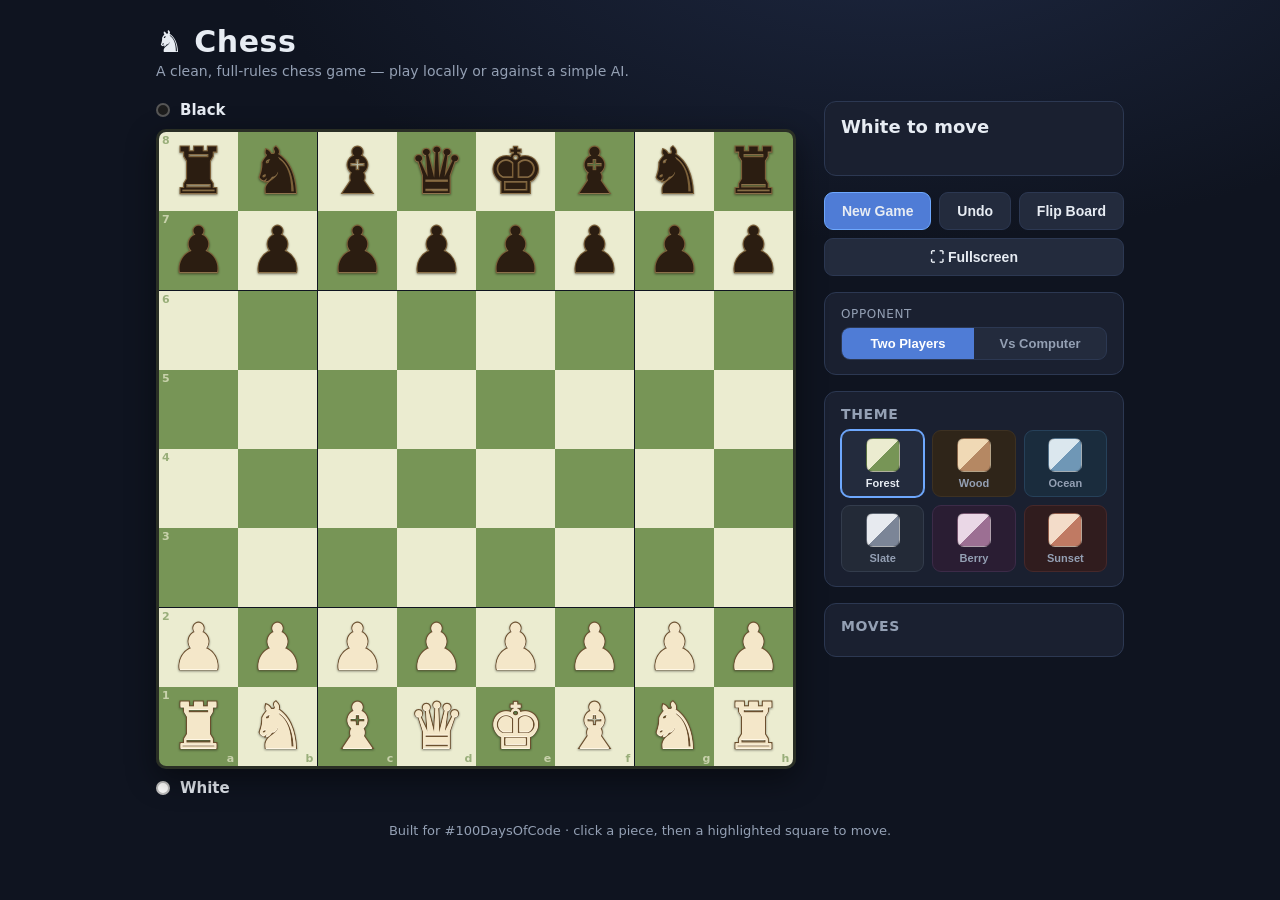
<file: chess/index.html>
<!DOCTYPE html>
<html lang="en">
<head>
<meta charset="UTF-8" />
<meta name="viewport" content="width=device-width, initial-scale=1.0, viewport-fit=cover, maximum-scale=1.0" />
<title>Chess</title>
<meta name="description" content="A clean, full-rules chess game with an AI opponent. Works offline and installs as an app." />

<!-- PWA -->
<link rel="manifest" href="manifest.webmanifest" />
<meta name="theme-color" content="#0f1420" />

<!-- iOS / mobile web app -->
<meta name="mobile-web-app-capable" content="yes" />
<meta name="apple-mobile-web-app-capable" content="yes" />
<meta name="apple-mobile-web-app-status-bar-style" content="black-translucent" />
<meta name="apple-mobile-web-app-title" content="Chess" />

<link rel="icon" href="icon.svg" />
<link rel="icon" type="image/png" sizes="192x192" href="icon-192.png" />
<link rel="apple-touch-icon" href="apple-touch-icon.png" />
<link rel="stylesheet" href="style.css" />
</head>
<body>
  <div class="app">
    <header class="topbar">
      <h1>♞ Chess</h1>
      <p class="tagline">A clean, full-rules chess game — play locally or against a simple AI.</p>
    </header>

    <main class="layout">
      <section class="board-area">
        <div class="player-tag" id="topPlayer">
          <span class="dot black"></span>
          <span class="name">Black</span>
          <span class="captured" id="capturedByWhite"></span>
        </div>

        <div class="board-wrap">
          <div id="board" class="board" role="grid" aria-label="Chess board"></div>
          <div id="promotion" class="promotion hidden" role="dialog" aria-label="Choose promotion piece"></div>
        </div>

        <div class="player-tag" id="bottomPlayer">
          <span class="dot white"></span>
          <span class="name">White</span>
          <span class="captured" id="capturedByBlack"></span>
        </div>
      </section>

      <aside class="sidebar">
        <div class="status-card">
          <div class="turn" id="turnLabel">White to move</div>
          <div class="message" id="message"></div>
        </div>

        <div class="controls">
          <button id="newGameBtn" class="btn primary">New Game</button>
          <button id="undoBtn" class="btn">Undo</button>
          <button id="flipBtn" class="btn">Flip Board</button>
          <button id="fullscreenBtn" class="btn" aria-label="Toggle fullscreen">⛶ Fullscreen</button>
        </div>

        <div class="mode">
          <label class="mode-label">Opponent</label>
          <div class="segmented" id="modeToggle">
            <button data-mode="human" class="seg active">Two Players</button>
            <button data-mode="ai" class="seg">Vs Computer</button>
          </div>
          <div class="ai-options hidden" id="aiOptions">
            <label class="mode-label">Computer plays</label>
            <div class="segmented" id="aiColorToggle">
              <button data-color="b" class="seg active">Black</button>
              <button data-color="w" class="seg">White</button>
            </div>
            <label class="mode-label">Difficulty</label>
            <div class="segmented" id="aiLevelToggle">
              <button data-level="1" class="seg">Easy</button>
              <button data-level="2" class="seg active">Medium</button>
              <button data-level="3" class="seg">Hard</button>
            </div>
          </div>
        </div>

        <div class="theme-card">
          <h2>Theme</h2>
          <div class="theme-grid" id="themePicker"></div>
        </div>

        <div class="history-card">
          <h2>Moves</h2>
          <ol id="moveList" class="move-list"></ol>
        </div>
      </aside>
    </main>

    <footer class="footer">
      <span>Built for #100DaysOfCode · click a piece, then a highlighted square to move.</span>
    </footer>
  </div>

  <script src="chess.js"></script>
  <script src="ai.js"></script>
  <script src="app.js"></script>
</body>
</html>
</file>
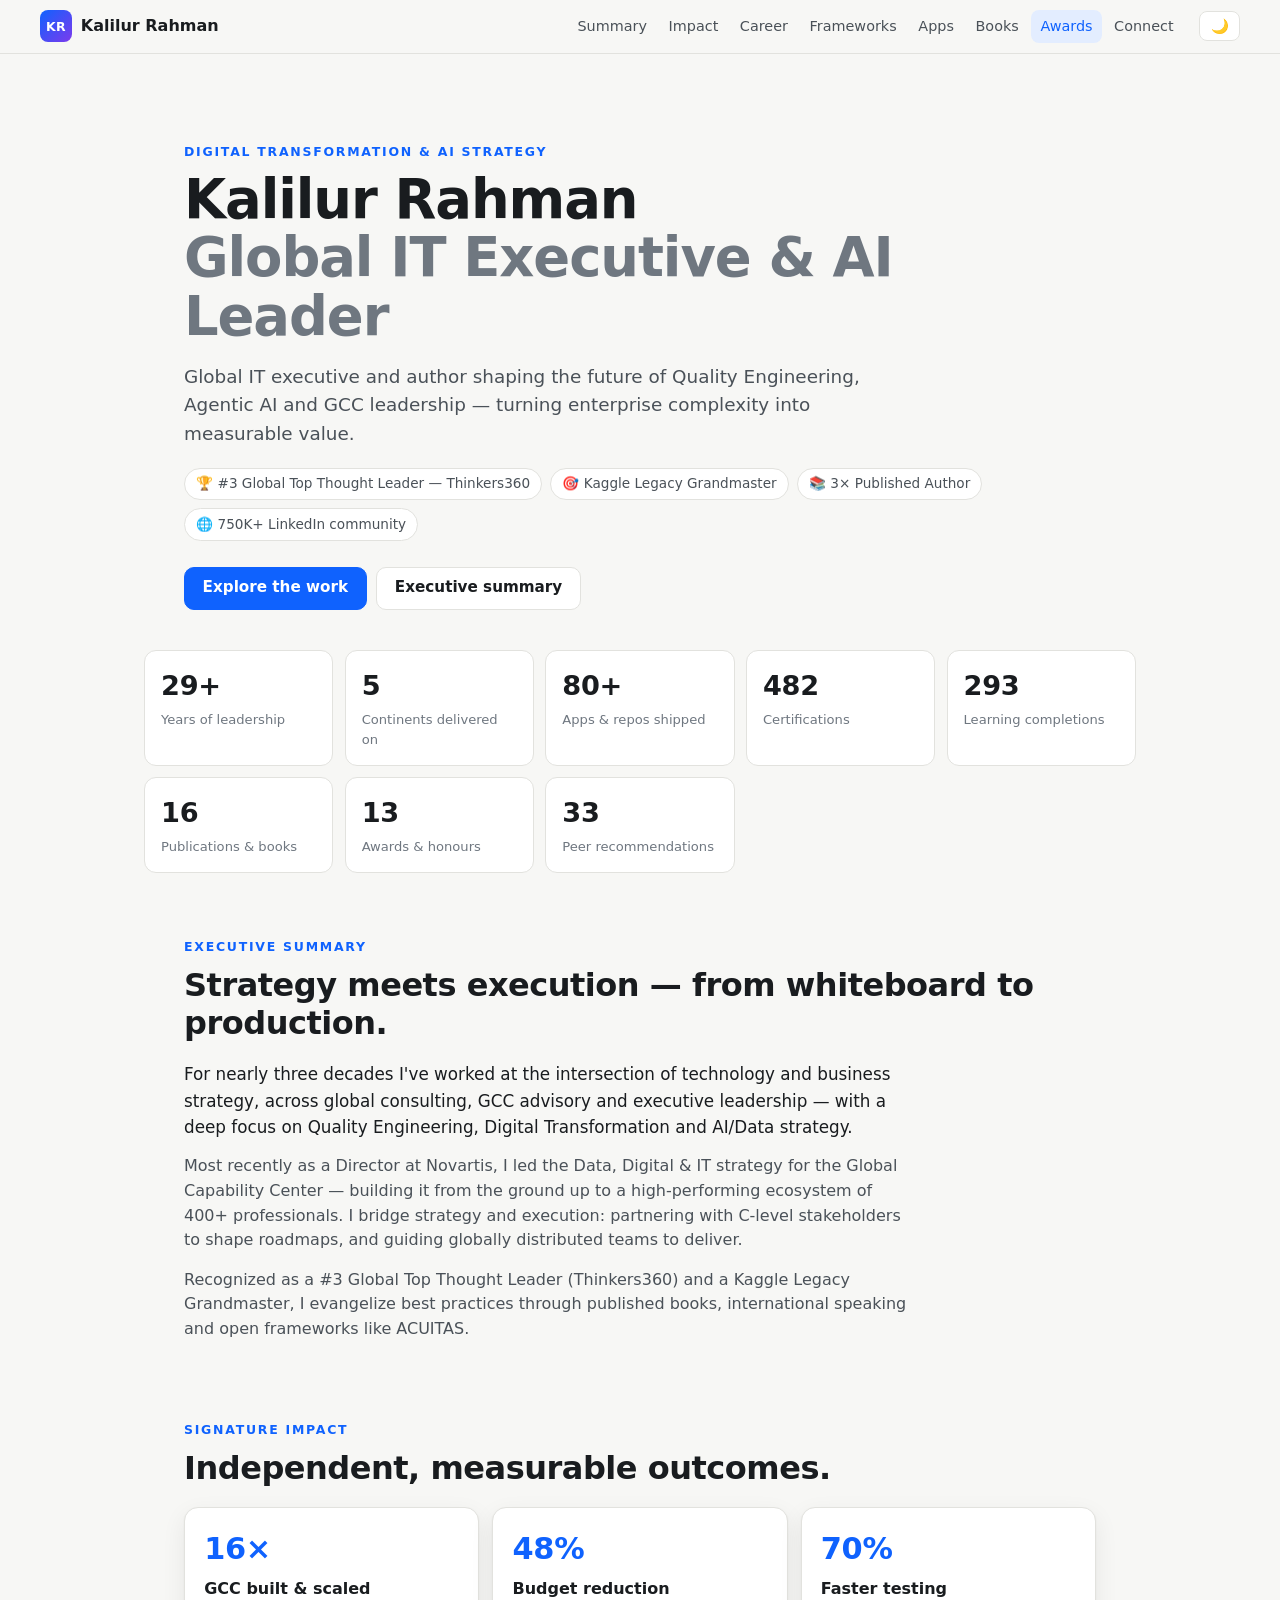
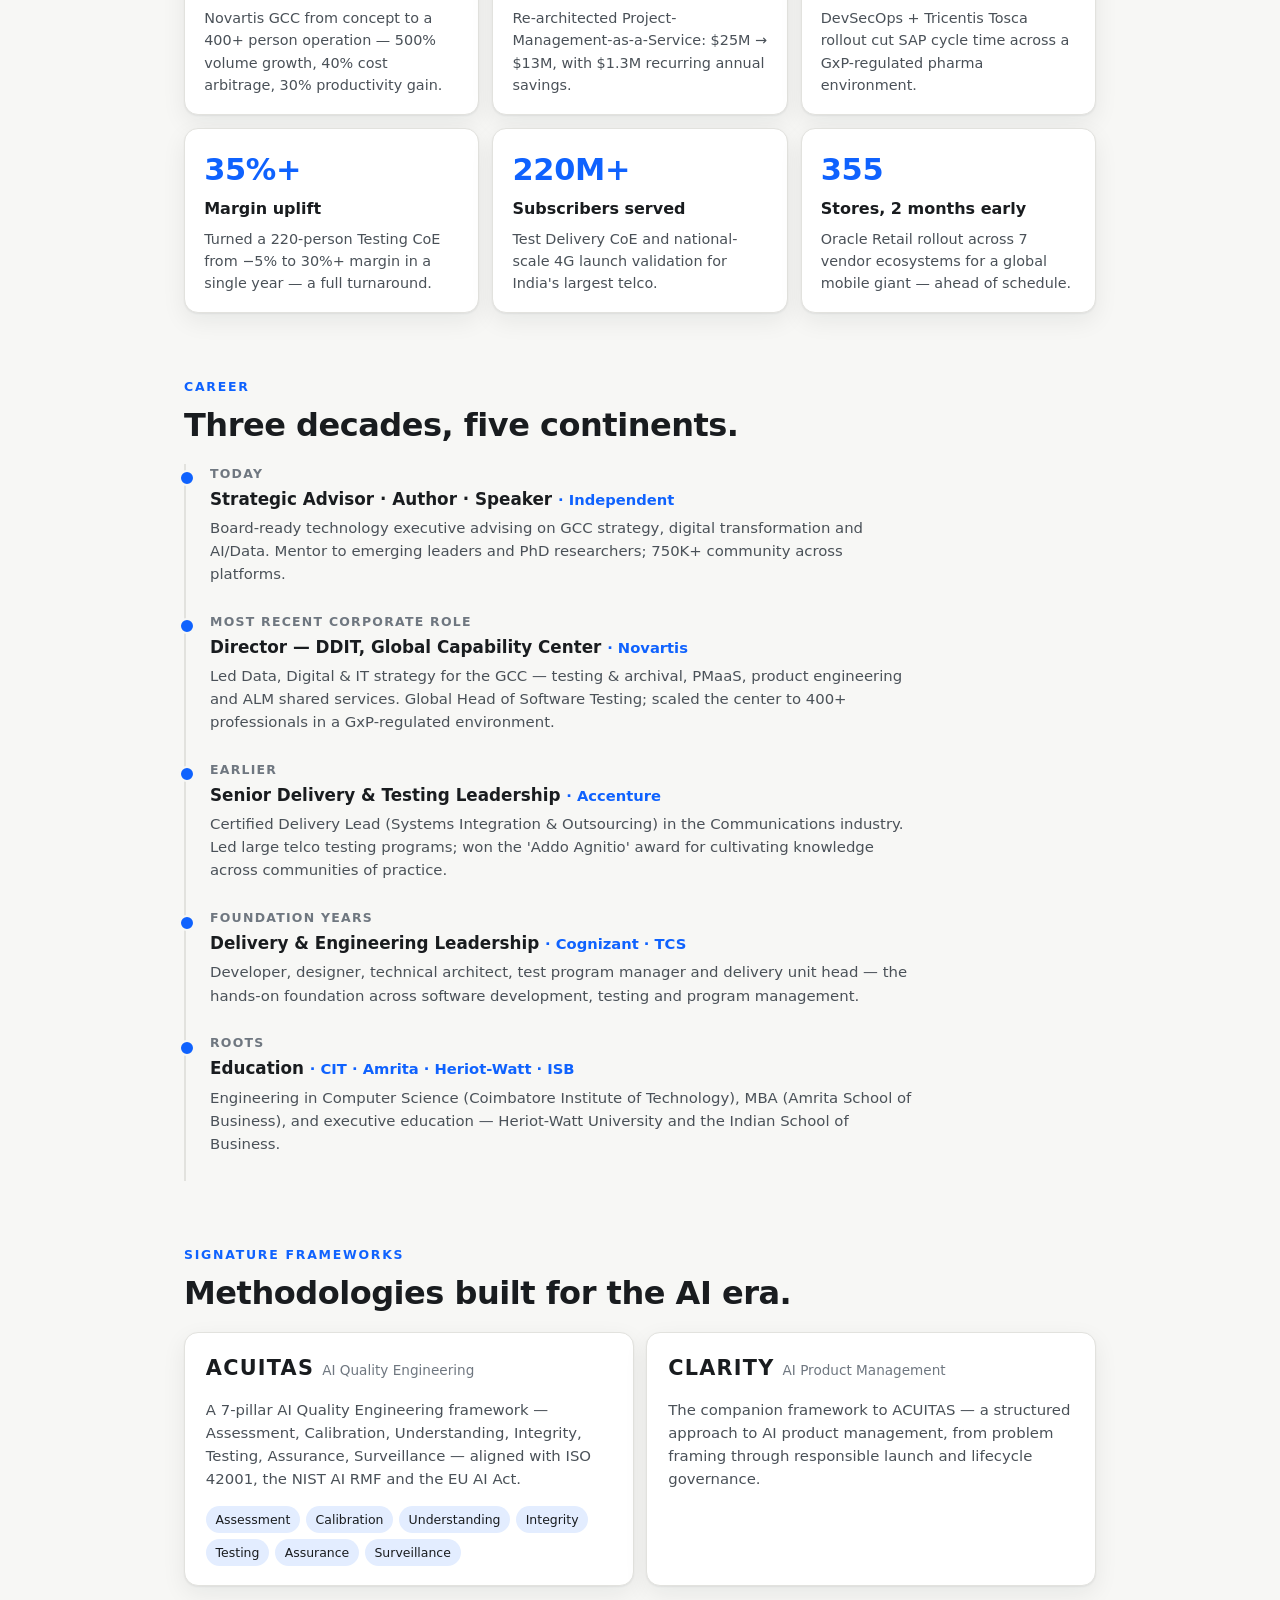
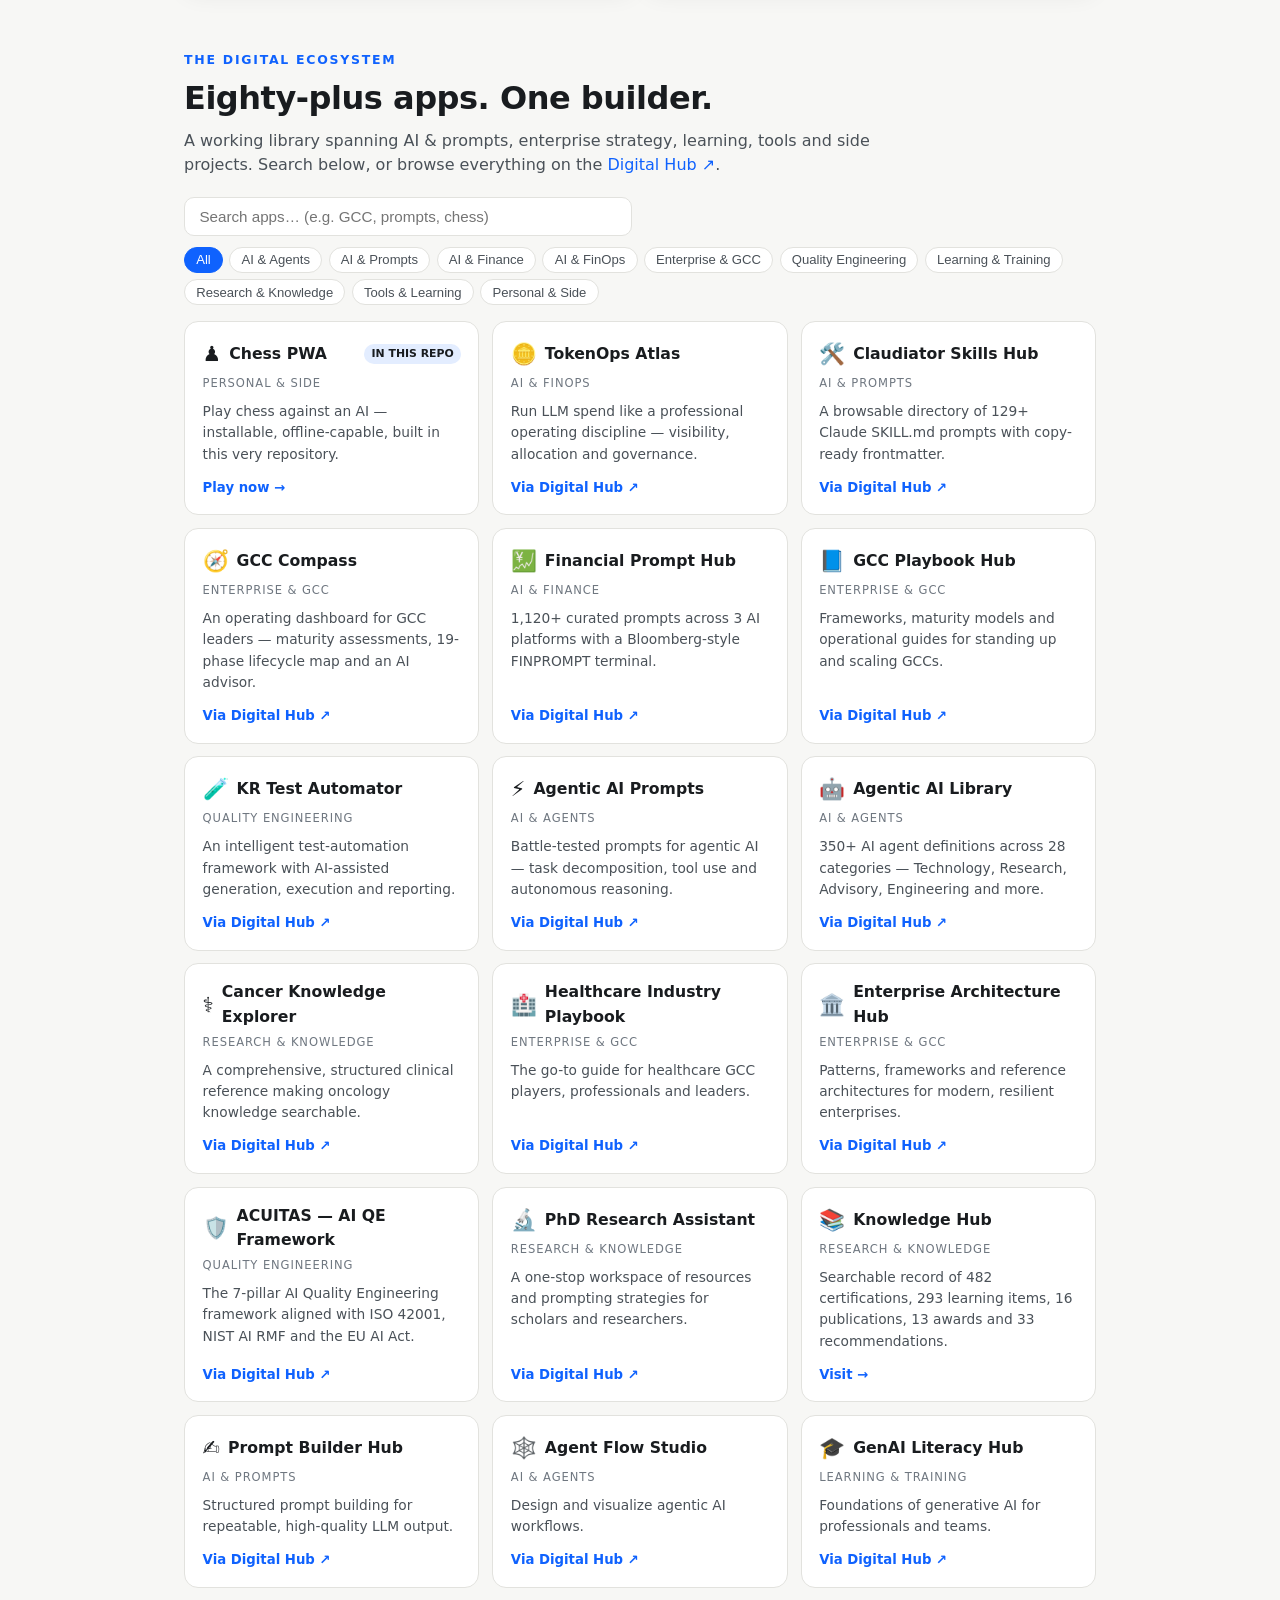
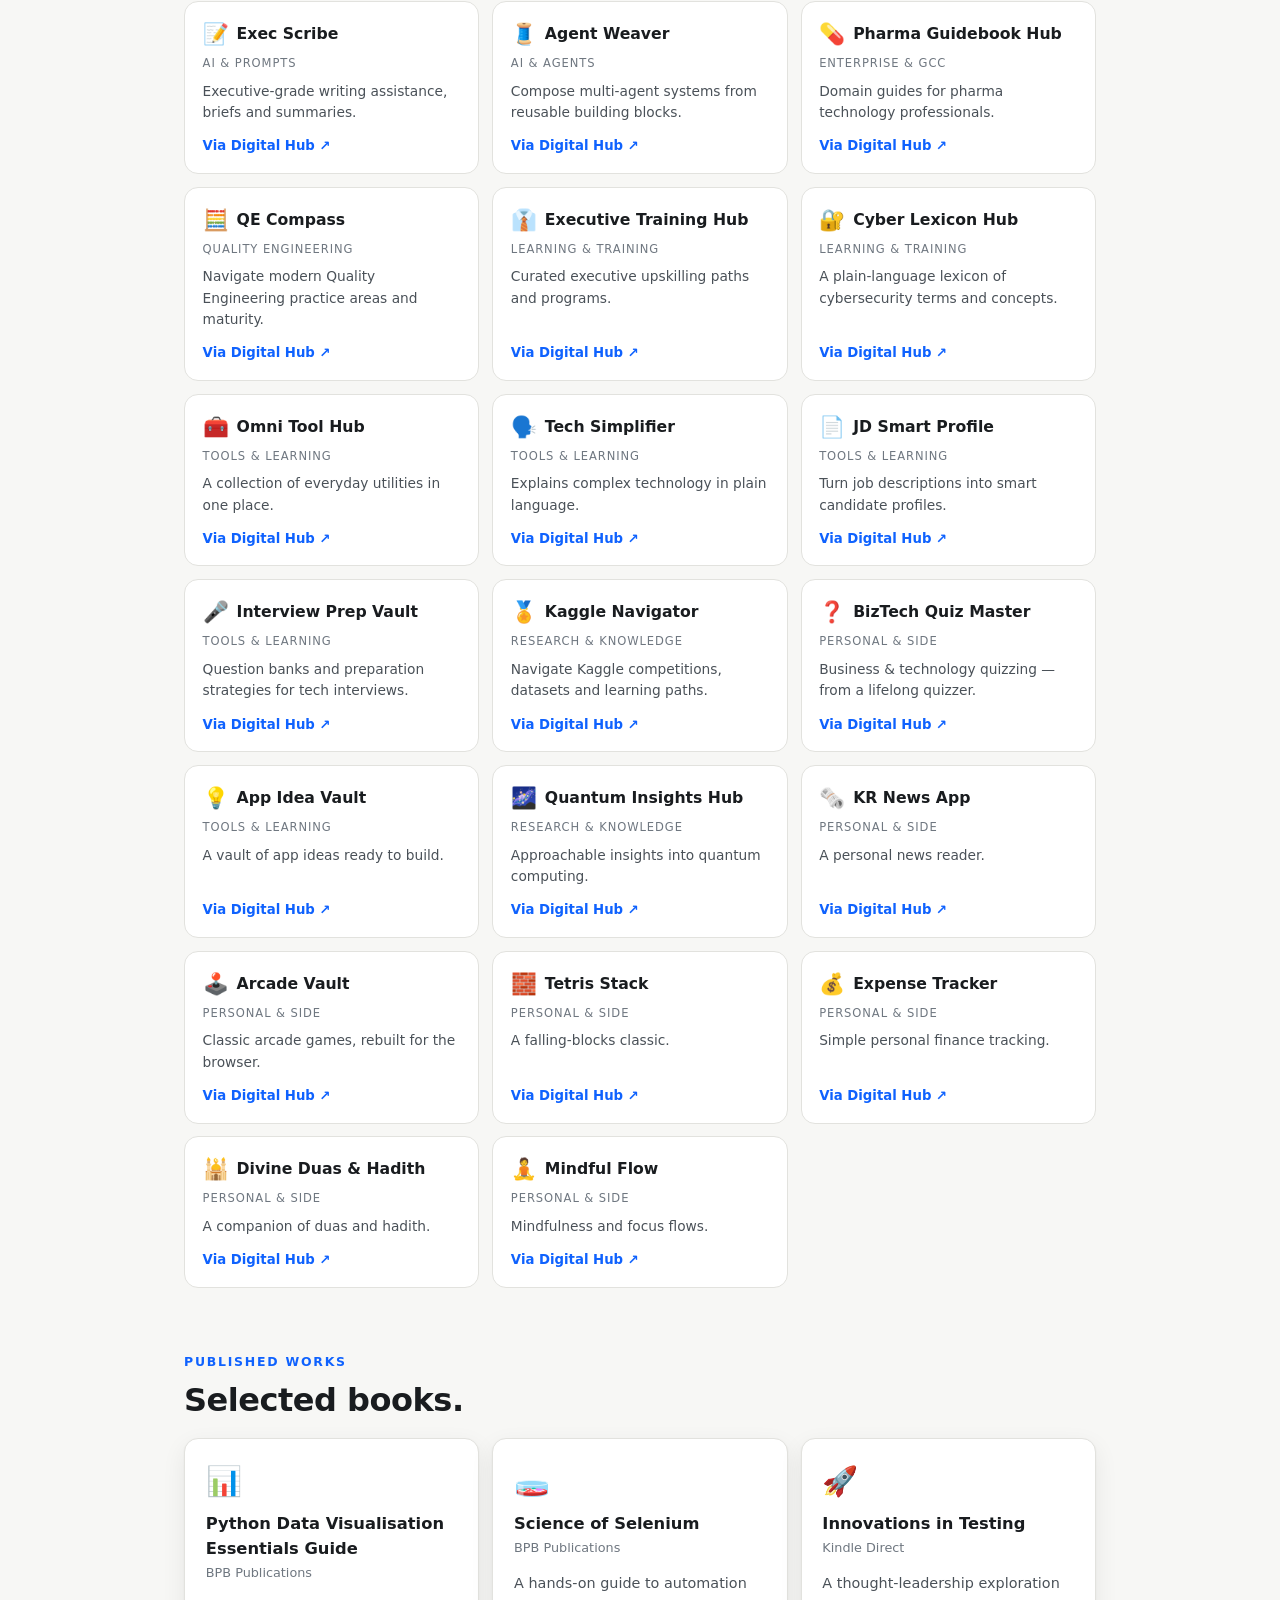
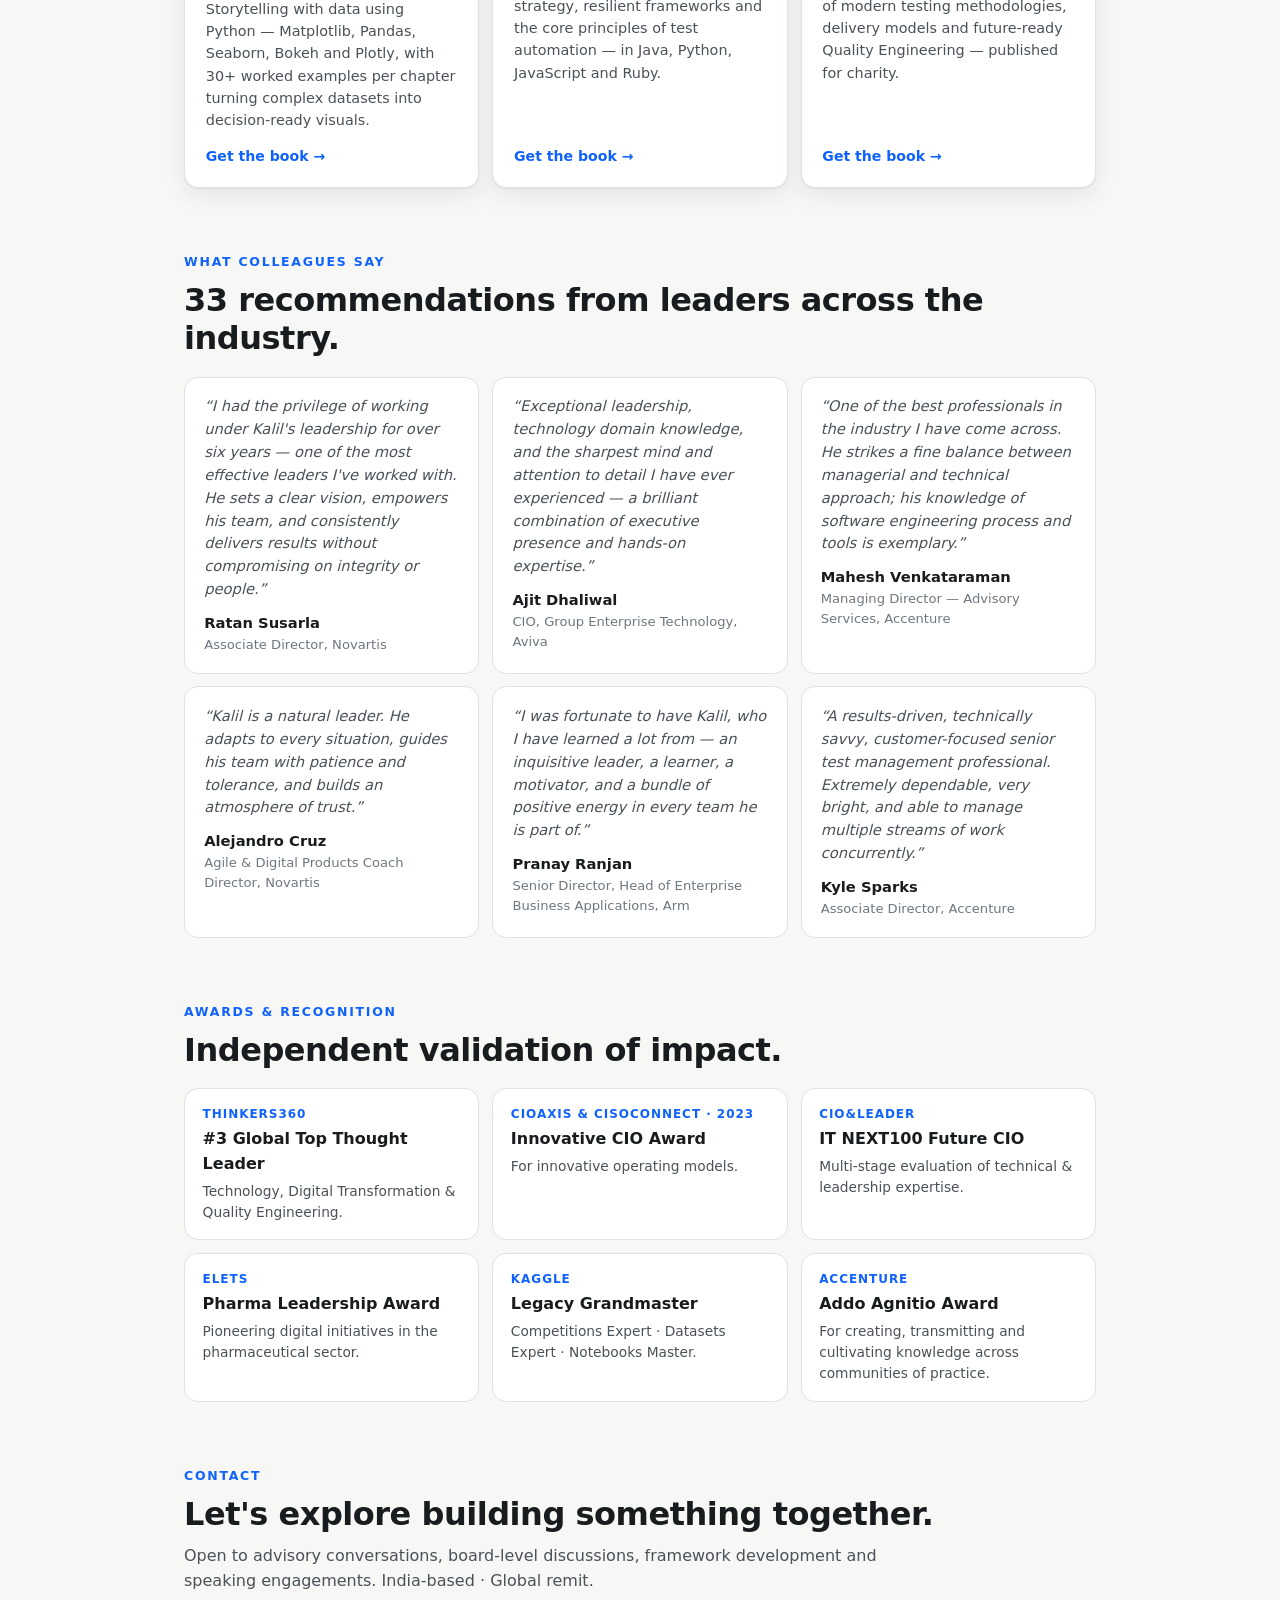
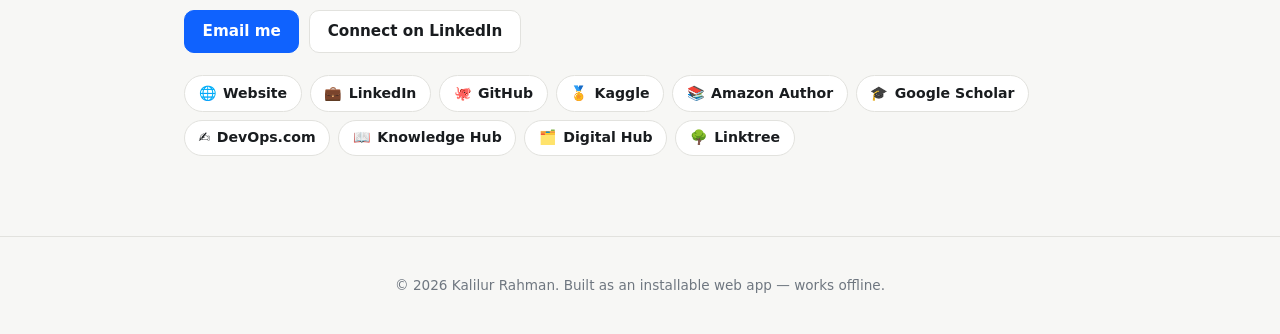
<file: portal/index.html>
<!DOCTYPE html>
<html lang="en">
<head>
  <meta charset="utf-8" />
  <meta name="viewport" content="width=device-width, initial-scale=1" />
  <title>Kalilur Rahman · Portal</title>
  <meta name="description" content="Kalilur Rahman — Global IT Executive & AI Leader. Personal portal: executive summary, impact, frameworks, books, digital ecosystem, awards and contact." />
  <meta name="theme-color" content="#101418" />
  <meta property="og:title" content="Kalilur Rahman · Portal" />
  <meta property="og:description" content="Global IT Executive & AI Leader — Quality Engineering, Agentic AI and GCC leadership." />
  <link rel="manifest" href="manifest.webmanifest" />
  <link rel="icon" href="icon.svg" />
  <link rel="icon" type="image/png" sizes="192x192" href="icon-192.png" />
  <link rel="apple-touch-icon" href="apple-touch-icon.png" />
  <link rel="stylesheet" href="style.css" />
</head>
<body>
  <a class="skip-link" href="#main">Skip to main content</a>

  <header class="topbar">
    <a class="brand" href="#top">
      <span class="brand-mark" aria-hidden="true">KR</span>
      <span class="brand-name">Kalilur Rahman</span>
    </a>
    <nav class="topnav" aria-label="Sections">
      <a href="#summary">Summary</a>
      <a href="#impact">Impact</a>
      <a href="#career">Career</a>
      <a href="#frameworks">Frameworks</a>
      <a href="#ecosystem">Apps</a>
      <a href="#books">Books</a>
      <a href="#awards">Awards</a>
      <a href="#connect">Connect</a>
    </nav>
    <div class="topbar-actions">
      <button id="install-btn" class="ghost-btn" hidden>Install app</button>
      <button id="theme-toggle" class="ghost-btn" aria-label="Toggle color theme">🌙</button>
    </div>
  </header>

  <main id="main">
    <!-- Hero -->
    <section class="hero" id="top">
      <p class="kicker">Digital Transformation &amp; AI Strategy</p>
      <h1><span class="hero-name"></span><br /><span class="hero-title"></span></h1>
      <p class="hero-tagline"></p>
      <div class="hero-badges" role="list"></div>
      <div class="hero-cta">
        <a class="btn primary" href="#ecosystem">Explore the work</a>
        <a class="btn" href="#summary">Executive summary</a>
      </div>
    </section>

    <!-- Stat tiles -->
    <section class="stats" aria-label="Career at a glance">
      <div class="stat-grid" id="stat-grid"></div>
    </section>

    <!-- Executive summary -->
    <section id="summary" class="section">
      <p class="kicker">Executive summary</p>
      <h2>Strategy meets execution — from whiteboard to production.</h2>
      <div class="summary-copy" id="summary-copy"></div>
    </section>

    <!-- Impact -->
    <section id="impact" class="section">
      <p class="kicker">Signature impact</p>
      <h2>Independent, measurable outcomes.</h2>
      <div class="impact-grid" id="impact-grid"></div>
    </section>

    <!-- Career -->
    <section id="career" class="section">
      <p class="kicker">Career</p>
      <h2>Three decades, five continents.</h2>
      <ol class="timeline" id="timeline"></ol>
    </section>

    <!-- Frameworks -->
    <section id="frameworks" class="section">
      <p class="kicker">Signature frameworks</p>
      <h2>Methodologies built for the AI era.</h2>
      <div class="framework-grid" id="framework-grid"></div>
    </section>

    <!-- Digital ecosystem -->
    <section id="ecosystem" class="section">
      <p class="kicker">The digital ecosystem</p>
      <h2>Eighty-plus apps. One builder.</h2>
      <p class="section-note">
        A working library spanning AI &amp; prompts, enterprise strategy, learning, tools and
        side projects. Search below, or browse everything on the
        <a href="" data-hub-link target="_blank" rel="noopener">Digital Hub ↗</a>.
      </p>
      <div class="app-controls">
        <input id="app-search" type="search" placeholder="Search apps… (e.g. GCC, prompts, chess)" aria-label="Search apps" />
        <div class="chip-row" id="app-chips" role="group" aria-label="Filter by category"></div>
      </div>
      <div class="app-grid" id="app-grid"></div>
      <p class="empty-note" id="app-empty" hidden>No apps match — try a different search.</p>
    </section>

    <!-- Books -->
    <section id="books" class="section">
      <p class="kicker">Published works</p>
      <h2>Selected books.</h2>
      <div class="book-grid" id="book-grid"></div>
    </section>

    <!-- Recommendations -->
    <section id="recommendations" class="section">
      <p class="kicker">What colleagues say</p>
      <h2>33 recommendations from leaders across the industry.</h2>
      <div class="rec-grid" id="rec-grid"></div>
    </section>

    <!-- Awards -->
    <section id="awards" class="section">
      <p class="kicker">Awards &amp; recognition</p>
      <h2>Independent validation of impact.</h2>
      <div class="award-grid" id="award-grid"></div>
    </section>

    <!-- Connect -->
    <section id="connect" class="section connect">
      <p class="kicker">Contact</p>
      <h2>Let's explore building something together.</h2>
      <p class="section-note">
        Open to advisory conversations, board-level discussions, framework development and
        speaking engagements. <span id="location-note"></span>
      </p>
      <div class="connect-actions">
        <a class="btn primary" id="email-link" href="#">Email me</a>
        <a class="btn" href="https://www.linkedin.com/in/kalilurrahman/" target="_blank" rel="noopener">Connect on LinkedIn</a>
      </div>
      <div class="link-grid" id="link-grid"></div>
    </section>
  </main>

  <footer class="footer">
    <p>© <span id="year"></span> Kalilur Rahman. Built as an installable web app — works offline.</p>
  </footer>

  <script src="data.js"></script>
  <script src="app.js"></script>
</body>
</html>
</file>
<file: chess/style.css>
:root {
  /* Default theme: "Forest" green (lichess-like). Other themes override
     these custom properties via [data-theme="..."] on the <html> element. */
  --bg: #0f1420;
  --bg2: #1d2740;
  --panel: #1a2030;
  --panel-2: #232b3d;
  --text: #e7ecf3;
  --muted: #94a0b4;
  --accent: #6ea8fe;
  --accent-2: #4f7cd6;
  --light: #ebecd0;
  --dark: #779556;
  --select: #f6f669;
  --last: rgba(246, 246, 105, 0.45);
  --check: #ff5a5a;
  --border: #2c3852;
  --shadow: 0 10px 30px rgba(0, 0, 0, 0.45);
}

/* ---------- Color themes (derived from the base palette) ---------- */

[data-theme="wood"] {
  --bg: #1c1712; --bg2: #2a2018;
  --panel: #241c14; --panel-2: #2f2519; --border: #3d3122;
  --accent: #d8a05a; --accent-2: #a9763c;
  --light: #f0d9b5; --dark: #b58863;
  --select: #f4e07a; --last: rgba(244, 224, 122, 0.5);
}

[data-theme="ocean"] {
  --bg: #0b1622; --bg2: #11263a;
  --panel: #11202e; --panel-2: #1a2c3d; --border: #26415a;
  --accent: #56c2e6; --accent-2: #3a8fc0;
  --light: #dbe7ee; --dark: #6f97b6;
  --select: #ffe06a; --last: rgba(86, 194, 230, 0.42);
}

[data-theme="slate"] {
  --bg: #101319; --bg2: #1b2230;
  --panel: #191e27; --panel-2: #232a37; --border: #333c4c;
  --accent: #9aa7bd; --accent-2: #6c7891;
  --light: #e7eaef; --dark: #7b8597;
  --select: #f0e07a; --last: rgba(154, 167, 189, 0.42);
}

[data-theme="berry"] {
  --bg: #160f1a; --bg2: #241531;
  --panel: #1e1426; --panel-2: #2a1d33; --border: #3c2b48;
  --accent: #c77db0; --accent-2: #9c5a86;
  --light: #ead7e6; --dark: #9c6f93;
  --select: #ffd76a; --last: rgba(199, 125, 176, 0.42);
}

[data-theme="sunset"] {
  --bg: #1a1012; --bg2: #2c1618;
  --panel: #221416; --panel-2: #301c1e; --border: #46282a;
  --accent: #ff9f6b; --accent-2: #d46a4a;
  --light: #f3dcc9; --dark: #c07a63;
  --select: #ffe07a; --last: rgba(255, 159, 107, 0.42);
}

* { box-sizing: border-box; }

html { overscroll-behavior: none; }

body {
  margin: 0;
  font-family: "Segoe UI", system-ui, -apple-system, Roboto, Helvetica, Arial, sans-serif;
  background: radial-gradient(1200px 600px at 70% -10%, var(--bg2) 0%, var(--bg) 55%);
  color: var(--text);
  min-height: 100vh;
  min-height: 100dvh;
  transition: background-color 0.25s ease;
  overscroll-behavior: none;
  -webkit-tap-highlight-color: transparent;
}

button { touch-action: manipulation; }

.app {
  max-width: 1000px;
  margin: 0 auto;
  padding: 24px 16px 40px;
  /* Respect notches / rounded corners when fullscreen or installed. */
  padding-left: max(16px, env(safe-area-inset-left));
  padding-right: max(16px, env(safe-area-inset-right));
  padding-top: max(24px, env(safe-area-inset-top));
  padding-bottom: max(40px, env(safe-area-inset-bottom));
}

.topbar h1 {
  margin: 0;
  font-size: 30px;
  letter-spacing: 0.5px;
}

.tagline {
  margin: 4px 0 0;
  color: var(--muted);
  font-size: 14px;
}

.layout {
  display: grid;
  grid-template-columns: minmax(320px, 1fr) 300px;
  gap: 28px;
  margin-top: 22px;
  align-items: start;
}

@media (max-width: 820px) {
  .layout { grid-template-columns: 1fr; }
}

/* ---------- Board ---------- */

.board-area { display: flex; flex-direction: column; gap: 10px; }

.board-wrap { position: relative; }

.board {
  display: grid;
  grid-template-columns: repeat(8, 1fr);
  grid-template-rows: repeat(8, 1fr);
  aspect-ratio: 1 / 1;
  width: 100%;
  border-radius: 10px;
  overflow: hidden;
  box-shadow: var(--shadow);
  border: 3px solid #2a2f25;
  user-select: none;
}

.square {
  position: relative;
  display: flex;
  align-items: center;
  justify-content: center;
  cursor: pointer;
  /* Establish a query container so pieces can size themselves as a fraction
     of the square (which in turn tracks the board and the screen size). */
  container-type: inline-size;
}

.square { transition: background-color 0.25s ease; }
.square.light { background: var(--light); }
.square.dark { background: var(--dark); }

.square.last-move::after {
  content: "";
  position: absolute;
  inset: 0;
  background: var(--last);
  pointer-events: none;
}

.square.selected {
  box-shadow: inset 0 0 0 4px var(--select);
}

.square.in-check .piece {
  background: radial-gradient(circle, rgba(255, 60, 60, 0.85) 30%, transparent 70%);
  border-radius: 50%;
}

.piece {
  /* Scale with the square (80% of the square's width) so pieces track the
     board size on any screen, including mobile. */
  font-size: 80cqi;
  line-height: 1;
  position: relative;
  z-index: 2;
  transition: transform 0.08s ease;
  /* Force monochrome text rendering so the CSS fill color is honored instead
     of the system emoji font (which would draw every piece the same color). */
  font-family: "Segoe UI Symbol", "Noto Sans Symbols 2", "Noto Sans Symbols",
    "Apple Symbols", "DejaVu Sans", "Arial Unicode MS", sans-serif;
  font-variant-emoji: text;
  /* Carved-wood look: an outline around a solid fill, with the stroke painted
     under the fill so the fill stays crisp, plus a grounded drop shadow. Sizes
     are in em so they stay proportional as the piece scales. */
  -webkit-text-stroke-width: 0.035em;
  paint-order: stroke fill;
  filter: drop-shadow(0 0.03em 0.02em rgba(0, 0, 0, 0.45));
}

/* Light "boxwood" pieces: warm ivory with a brown edge — visible on every
   square color and theme. */
.piece.white {
  color: #f4e7c9;
  -webkit-text-stroke-color: #6b4f2e;
  text-shadow: 0 0.015em 0 #fff7e6;
}
/* Dark "walnut" pieces: deep brown fill with a lit warm-brown rim so they pop
   on dark squares too. */
.piece.black {
  color: #2b1d11;
  -webkit-text-stroke-color: #7c6038;
  text-shadow: 0 0.015em 0 rgba(255, 235, 200, 0.15);
}

.square:hover .piece { transform: translateY(-4%) scale(1.02); }

.hint {
  position: absolute;
  z-index: 1;
  pointer-events: none;
}
.move-hint {
  width: 28%;
  height: 28%;
  border-radius: 50%;
  background: rgba(20, 20, 20, 0.35);
}
.capture-hint {
  inset: 6%;
  border-radius: 50%;
  border: 5px solid rgba(20, 20, 20, 0.35);
}

.coord {
  position: absolute;
  font-size: 11px;
  font-weight: 700;
  opacity: 0.7;
  z-index: 3;
  pointer-events: none;
}
.coord.rank { top: 2px; left: 3px; }
.coord.file { bottom: 1px; right: 4px; }
.square.light .coord { color: var(--dark); }
.square.dark .coord { color: var(--light); }

/* ---------- Players ---------- */

.player-tag {
  display: flex;
  align-items: center;
  gap: 10px;
  font-weight: 600;
  font-size: 15px;
}
.dot {
  width: 14px; height: 14px;
  border-radius: 50%;
  border: 2px solid #00000040;
}
.dot.white { background: #fff; }
.dot.black { background: #1d1d1d; border-color: #ffffff40; }
.captured {
  color: var(--muted);
  font-size: 20px;
  letter-spacing: -2px;
  line-height: 1;
  font-family: "Segoe UI Symbol", "Noto Sans Symbols 2", "Noto Sans Symbols",
    "Apple Symbols", "DejaVu Sans", "Arial Unicode MS", sans-serif;
  font-variant-emoji: text;
}

/* ---------- Sidebar ---------- */

.sidebar { display: flex; flex-direction: column; gap: 16px; }

.status-card, .history-card, .mode, .theme-card {
  background: var(--panel);
  border: 1px solid var(--border);
  border-radius: 12px;
  padding: 14px 16px;
}

.turn { font-size: 18px; font-weight: 700; }
.message { margin-top: 6px; font-size: 14px; color: var(--muted); min-height: 18px; }
.message.check { color: #ffb454; font-weight: 600; }
.message.win { color: #7ee787; font-weight: 700; }
.message.draw { color: #b59cff; font-weight: 600; }

.controls { display: flex; gap: 8px; flex-wrap: wrap; }

.btn {
  flex: 1 1 auto;
  background: var(--panel-2);
  color: var(--text);
  border: 1px solid var(--border);
  border-radius: 9px;
  padding: 10px 12px;
  font-size: 14px;
  font-weight: 600;
  cursor: pointer;
  transition: background 0.15s ease, transform 0.05s ease;
}
.btn:hover { background: #2c3650; }
.btn:active { transform: translateY(1px); }
.btn.primary { background: var(--accent-2); border-color: var(--accent); }
.btn.primary:hover { background: var(--accent); }

.mode-label {
  display: block;
  font-size: 12px;
  text-transform: uppercase;
  letter-spacing: 0.6px;
  color: var(--muted);
  margin: 10px 0 6px;
}
.mode-label:first-child { margin-top: 0; }

.segmented {
  display: flex;
  background: var(--panel-2);
  border: 1px solid var(--border);
  border-radius: 9px;
  overflow: hidden;
}
.seg {
  flex: 1;
  background: transparent;
  color: var(--muted);
  border: none;
  padding: 8px 6px;
  font-size: 13px;
  font-weight: 600;
  cursor: pointer;
  transition: background 0.15s ease, color 0.15s ease;
}
.seg:hover { color: var(--text); }
.seg.active { background: var(--accent-2); color: #fff; }

.ai-options { margin-top: 12px; }

.history-card h2,
.theme-card h2 {
  margin: 0 0 8px;
  font-size: 14px;
  text-transform: uppercase;
  letter-spacing: 0.6px;
  color: var(--muted);
}

/* ---------- Theme picker ---------- */

.theme-grid {
  display: grid;
  grid-template-columns: repeat(3, 1fr);
  gap: 8px;
}
.swatch {
  display: flex;
  flex-direction: column;
  align-items: center;
  gap: 5px;
  padding: 7px 4px;
  background: var(--panel-2);
  border: 1px solid var(--border);
  border-radius: 9px;
  cursor: pointer;
  color: var(--muted);
  font-size: 11px;
  font-weight: 600;
  transition: border-color 0.15s ease, color 0.15s ease, transform 0.05s ease;
}
.swatch:hover { color: var(--text); }
.swatch:active { transform: translateY(1px); }
.swatch.active {
  border-color: var(--accent);
  color: var(--text);
  box-shadow: 0 0 0 1px var(--accent);
}
.swatch .chip {
  width: 34px;
  height: 34px;
  border-radius: 7px;
  border: 1px solid rgba(0, 0, 0, 0.25);
}
.move-list {
  list-style: none;
  margin: 0;
  padding: 0;
  max-height: 260px;
  overflow-y: auto;
  font-variant-numeric: tabular-nums;
}
.move-list li {
  display: grid;
  grid-template-columns: 34px 1fr 1fr;
  gap: 4px;
  padding: 3px 4px;
  border-radius: 6px;
  font-size: 14px;
}
.move-list li:nth-child(odd) { background: rgba(255, 255, 255, 0.03); }
.moveno { color: var(--muted); }
.san { font-weight: 600; }

/* ---------- Promotion ---------- */

.promotion {
  position: absolute;
  top: 50%;
  left: 50%;
  transform: translate(-50%, -50%);
  display: flex;
  gap: 6px;
  background: var(--panel);
  border: 1px solid var(--accent);
  border-radius: 12px;
  padding: 10px;
  box-shadow: var(--shadow);
  z-index: 10;
}
.promo-piece {
  font-size: 40px;
  font-family: "Segoe UI Symbol", "Noto Sans Symbols 2", "Noto Sans Symbols",
    "Apple Symbols", "DejaVu Sans", "Arial Unicode MS", sans-serif;
  font-variant-emoji: text;
  width: 60px; height: 60px;
  background: var(--panel-2);
  border: 1px solid var(--border);
  border-radius: 8px;
  cursor: pointer;
  display: flex;
  align-items: center;
  justify-content: center;
}
.promo-piece.white {
  color: #f4e7c9;
  -webkit-text-stroke: 1.2px #6b4f2e;
  paint-order: stroke fill;
}
.promo-piece.black {
  color: #2b1d11;
  -webkit-text-stroke: 1.2px #7c6038;
  paint-order: stroke fill;
}
.promo-piece:hover { background: #2c3650; }

.hidden { display: none !important; }

.footer {
  margin-top: 26px;
  text-align: center;
  color: var(--muted);
  font-size: 13px;
}

/* ---------- Mobile & PWA ---------- */

/* When running fullscreen or as an installed app, drop the chrome that
   wastes vertical space so the board gets the screen. */
body.fs .tagline,
body.standalone .tagline,
body.fs .footer,
body.standalone .footer {
  display: none;
}
body.fs .topbar h1,
body.standalone .topbar h1 {
  font-size: 22px;
}

@media (max-width: 820px) {
  .app {
    padding-top: max(12px, env(safe-area-inset-top));
    padding-bottom: max(16px, env(safe-area-inset-bottom));
  }

  .topbar h1 { font-size: 24px; }
  .tagline { font-size: 13px; }

  /* Board first, sized to the phone screen — fill the width, but never taller
     than the visible viewport (svh accounts for mobile browser chrome). */
  .board-wrap {
    width: min(96vw, 72vh);
    width: min(96vw, 72svh);
    margin: 0 auto;
  }
  .player-tag { justify-content: center; }

  .controls .btn { flex: 1 1 40%; }

  .move-list { max-height: 160px; }
}

/* Landscape phones: place the board beside the controls so it stays large. */
@media (max-width: 920px) and (orientation: landscape) {
  .layout {
    grid-template-columns: auto 1fr;
    align-items: center;
  }
  .board-wrap {
    width: min(96vw, 88vh);
    width: min(96vw, 88svh);
  }
  .topbar, .footer { display: none; }
  .app { padding-top: max(8px, env(safe-area-inset-top)); }
  .move-list { max-height: 120px; }
}

/* Avoid accidental double-tap zoom / text selection while playing. */
.board, .controls, .segmented, .player-tag { touch-action: manipulation; }
</file>
<file: portal/style.css>
/*
 * style.css — Kalilur Rahman portal.
 * Theming via custom properties; [data-theme] on <html> switches light/dark.
 */

:root {
  --bg: #f7f7f5;
  --surface: #ffffff;
  --surface-2: #f0f0ed;
  --ink: #191c1f;
  --ink-2: #4a5158;
  --ink-3: #6f7780;
  --line: #e2e2de;
  --accent: #0f62fe;
  --accent-ink: #ffffff;
  --accent-soft: #e3edff;
  --shadow: 0 1px 2px rgba(20, 24, 28, 0.06), 0 8px 24px rgba(20, 24, 28, 0.07);
  color-scheme: light;
}

html[data-theme="dark"] {
  --bg: #101418;
  --surface: #181d23;
  --surface-2: #1f252c;
  --ink: #eceff2;
  --ink-2: #aeb6bf;
  --ink-3: #838c96;
  --line: #2a323b;
  --accent: #6ea8ff;
  --accent-ink: #0c1220;
  --accent-soft: #1c2a44;
  --shadow: 0 1px 2px rgba(0, 0, 0, 0.4), 0 8px 24px rgba(0, 0, 0, 0.35);
  color-scheme: dark;
}

* { box-sizing: border-box; }

html { scroll-behavior: smooth; }

body {
  margin: 0;
  background: var(--bg);
  color: var(--ink);
  font-family: system-ui, -apple-system, "Segoe UI", Roboto, "Helvetica Neue", Arial, sans-serif;
  line-height: 1.55;
  -webkit-font-smoothing: antialiased;
}

a { color: var(--accent); text-decoration: none; }
a:hover { text-decoration: underline; }

.skip-link {
  position: absolute;
  left: -999px;
  top: 0;
  background: var(--accent);
  color: var(--accent-ink);
  padding: 0.5rem 1rem;
  border-radius: 0 0 8px 0;
  z-index: 100;
}
.skip-link:focus { left: 0; }

/* ---------- Top bar ---------- */

.topbar {
  position: sticky;
  top: 0;
  z-index: 50;
  display: flex;
  align-items: center;
  gap: 1rem;
  padding: 0.6rem clamp(1rem, 4vw, 2.5rem);
  background: color-mix(in srgb, var(--bg) 86%, transparent);
  backdrop-filter: blur(10px);
  border-bottom: 1px solid var(--line);
}

.brand {
  display: flex;
  align-items: center;
  gap: 0.55rem;
  color: var(--ink);
  font-weight: 650;
  white-space: nowrap;
}
.brand:hover { text-decoration: none; }

.brand-mark {
  display: grid;
  place-items: center;
  width: 2rem;
  height: 2rem;
  border-radius: 8px;
  background: linear-gradient(135deg, #0f62fe, #7c3aed);
  color: #fff;
  font-size: 0.78rem;
  font-weight: 800;
  letter-spacing: 0.02em;
}

.topnav {
  display: flex;
  gap: 0.15rem;
  margin-left: auto;
  overflow-x: auto;
  scrollbar-width: none;
}
.topnav::-webkit-scrollbar { display: none; }

.topnav a {
  color: var(--ink-2);
  padding: 0.35rem 0.6rem;
  border-radius: 8px;
  font-size: 0.9rem;
  white-space: nowrap;
}
.topnav a:hover { background: var(--surface-2); text-decoration: none; color: var(--ink); }
.topnav a.active { color: var(--accent); background: var(--accent-soft); }

.topbar-actions { display: flex; gap: 0.4rem; }

.ghost-btn {
  border: 1px solid var(--line);
  background: var(--surface);
  color: var(--ink);
  border-radius: 8px;
  padding: 0.35rem 0.65rem;
  font-size: 0.9rem;
  cursor: pointer;
}
.ghost-btn:hover { background: var(--surface-2); }

/* ---------- Hero ---------- */

.hero {
  max-width: 62rem;
  margin: 0 auto;
  padding: clamp(3rem, 8vw, 5.5rem) clamp(1rem, 4vw, 2.5rem) 1.5rem;
  text-align: left;
}

.kicker {
  margin: 0 0 0.6rem;
  font-size: 0.78rem;
  font-weight: 650;
  letter-spacing: 0.14em;
  text-transform: uppercase;
  color: var(--accent);
}

.hero h1 {
  margin: 0 0 1rem;
  font-size: clamp(2rem, 5.5vw, 3.4rem);
  line-height: 1.08;
  letter-spacing: -0.02em;
}

.hero-title { color: var(--ink-3); font-weight: 600; }

.hero-tagline {
  max-width: 44rem;
  margin: 0 0 1.2rem;
  font-size: clamp(1rem, 2vw, 1.15rem);
  color: var(--ink-2);
}

.hero-badges { display: flex; flex-wrap: wrap; gap: 0.5rem; margin-bottom: 1.6rem; }

.hero-badges .badge {
  font-size: 0.85rem;
  padding: 0.3rem 0.7rem;
  border: 1px solid var(--line);
  border-radius: 999px;
  background: var(--surface);
  color: var(--ink-2);
}

.hero-cta { display: flex; flex-wrap: wrap; gap: 0.6rem; }

.btn {
  display: inline-block;
  padding: 0.55rem 1.1rem;
  border-radius: 10px;
  border: 1px solid var(--line);
  background: var(--surface);
  color: var(--ink);
  font-weight: 600;
  font-size: 0.95rem;
}
.btn:hover { background: var(--surface-2); text-decoration: none; }
.btn.primary { background: var(--accent); border-color: var(--accent); color: var(--accent-ink); }
.btn.primary:hover { filter: brightness(1.07); }

/* ---------- Stat tiles ---------- */

.stats { padding: 1rem clamp(1rem, 4vw, 2.5rem) 0; }

.stat-grid {
  max-width: 62rem;
  margin: 0 auto;
  display: grid;
  grid-template-columns: repeat(auto-fit, minmax(11.5rem, 1fr));
  gap: 0.7rem;
}

.stat-tile {
  background: var(--surface);
  border: 1px solid var(--line);
  border-radius: 12px;
  padding: 0.9rem 1rem;
}

.stat-tile .value {
  display: block;
  font-size: 1.7rem;
  font-weight: 650;
  letter-spacing: -0.01em;
}

.stat-tile .label {
  display: block;
  margin-top: 0.15rem;
  font-size: 0.82rem;
  color: var(--ink-3);
}

/* ---------- Sections ---------- */

.section {
  max-width: 62rem;
  margin: 0 auto;
  padding: clamp(2.5rem, 6vw, 4rem) clamp(1rem, 4vw, 2.5rem) 0;
}

.section h2 {
  margin: 0 0 1.2rem;
  font-size: clamp(1.4rem, 3vw, 2rem);
  letter-spacing: -0.015em;
  line-height: 1.2;
}

.section-note { max-width: 44rem; color: var(--ink-2); margin-top: -0.5rem; }

.summary-copy p { max-width: 46rem; color: var(--ink-2); margin: 0 0 0.9rem; }
.summary-copy p:first-child { color: var(--ink); font-size: 1.05rem; }

/* ---------- Impact ---------- */

.impact-grid {
  display: grid;
  grid-template-columns: repeat(auto-fit, minmax(15rem, 1fr));
  gap: 0.8rem;
}

.impact-card {
  background: var(--surface);
  border: 1px solid var(--line);
  border-radius: 14px;
  padding: 1.1rem 1.2rem;
  box-shadow: var(--shadow);
}

.impact-card .metric {
  font-size: 1.9rem;
  font-weight: 650;
  letter-spacing: -0.01em;
  color: var(--accent);
}

.impact-card h3 { margin: 0.25rem 0 0.35rem; font-size: 1rem; }
.impact-card p { margin: 0; font-size: 0.9rem; color: var(--ink-2); }

/* ---------- Timeline ---------- */

.timeline {
  list-style: none;
  margin: 0;
  padding: 0;
  border-left: 2px solid var(--line);
}

.timeline li {
  position: relative;
  padding: 0 0 1.6rem 1.5rem;
}

.timeline li::before {
  content: "";
  position: absolute;
  left: -0.44rem;
  top: 0.4rem;
  width: 0.75rem;
  height: 0.75rem;
  border-radius: 50%;
  background: var(--accent);
  border: 2px solid var(--bg);
}

.timeline .period {
  font-size: 0.78rem;
  font-weight: 650;
  letter-spacing: 0.1em;
  text-transform: uppercase;
  color: var(--ink-3);
}

.timeline h3 { margin: 0.15rem 0 0.1rem; font-size: 1.05rem; }
.timeline .org { color: var(--accent); font-weight: 600; font-size: 0.92rem; }
.timeline p { margin: 0.35rem 0 0; max-width: 44rem; color: var(--ink-2); font-size: 0.93rem; }

/* ---------- Frameworks ---------- */

.framework-grid {
  display: grid;
  grid-template-columns: repeat(auto-fit, minmax(18rem, 1fr));
  gap: 0.8rem;
}

.framework-card {
  background: var(--surface);
  border: 1px solid var(--line);
  border-radius: 14px;
  padding: 1.2rem 1.3rem;
  box-shadow: var(--shadow);
}

.framework-card .code {
  font-size: 1.3rem;
  font-weight: 750;
  letter-spacing: 0.06em;
}

.framework-card .area { color: var(--ink-3); font-size: 0.85rem; margin-left: 0.5rem; }
.framework-card p { color: var(--ink-2); font-size: 0.93rem; }

.pillar-row { display: flex; flex-wrap: wrap; gap: 0.35rem; margin-top: 0.6rem; }

.pillar {
  font-size: 0.78rem;
  padding: 0.18rem 0.55rem;
  border-radius: 999px;
  background: var(--accent-soft);
  color: var(--ink);
  border: 1px solid transparent;
}

/* ---------- Apps ---------- */

.app-controls { margin: 1.2rem 0 1rem; display: grid; gap: 0.7rem; }

#app-search {
  width: 100%;
  max-width: 28rem;
  padding: 0.6rem 0.9rem;
  font-size: 0.95rem;
  border-radius: 10px;
  border: 1px solid var(--line);
  background: var(--surface);
  color: var(--ink);
}
#app-search:focus { outline: 2px solid var(--accent); outline-offset: 1px; }

.chip-row { display: flex; flex-wrap: wrap; gap: 0.4rem; }

.chip {
  font-size: 0.82rem;
  padding: 0.28rem 0.7rem;
  border-radius: 999px;
  border: 1px solid var(--line);
  background: var(--surface);
  color: var(--ink-2);
  cursor: pointer;
}
.chip:hover { background: var(--surface-2); }
.chip[aria-pressed="true"] {
  background: var(--accent);
  border-color: var(--accent);
  color: var(--accent-ink);
}

.app-grid {
  display: grid;
  grid-template-columns: repeat(auto-fill, minmax(15.5rem, 1fr));
  gap: 0.8rem;
}

.app-card {
  display: flex;
  flex-direction: column;
  gap: 0.3rem;
  background: var(--surface);
  border: 1px solid var(--line);
  border-radius: 14px;
  padding: 1rem 1.1rem;
  color: var(--ink);
  transition: transform 120ms ease, box-shadow 120ms ease;
}
.app-card:hover { text-decoration: none; transform: translateY(-2px); box-shadow: var(--shadow); }

.app-card .app-top { display: flex; align-items: center; gap: 0.5rem; }
.app-card .emoji { font-size: 1.3rem; }
.app-card h3 { margin: 0; font-size: 0.98rem; flex: 1; }
.app-card .cat { font-size: 0.72rem; color: var(--ink-3); text-transform: uppercase; letter-spacing: 0.08em; }
.app-card p { margin: 0.2rem 0 0; font-size: 0.86rem; color: var(--ink-2); }
.app-card .go { margin-top: auto; padding-top: 0.5rem; font-size: 0.83rem; font-weight: 600; color: var(--accent); }

.badge-local {
  font-size: 0.68rem;
  font-weight: 700;
  padding: 0.1rem 0.45rem;
  border-radius: 999px;
  background: var(--accent-soft);
  color: var(--ink);
}

.empty-note { color: var(--ink-3); padding: 1rem 0; }

/* ---------- Books ---------- */

.book-grid {
  display: grid;
  grid-template-columns: repeat(auto-fit, minmax(16rem, 1fr));
  gap: 0.8rem;
}

.book-card {
  background: var(--surface);
  border: 1px solid var(--line);
  border-radius: 14px;
  padding: 1.2rem 1.3rem;
  box-shadow: var(--shadow);
  display: flex;
  flex-direction: column;
}

.book-card .emoji { font-size: 1.8rem; }
.book-card h3 { margin: 0.5rem 0 0.1rem; font-size: 1.02rem; }
.book-card .pub { font-size: 0.8rem; color: var(--ink-3); }
.book-card p { font-size: 0.9rem; color: var(--ink-2); }
.book-card a { margin-top: auto; font-weight: 600; font-size: 0.88rem; }

/* ---------- Recommendations ---------- */

.rec-grid {
  display: grid;
  grid-template-columns: repeat(auto-fit, minmax(17rem, 1fr));
  gap: 0.8rem;
}

.rec-card {
  background: var(--surface);
  border: 1px solid var(--line);
  border-radius: 14px;
  padding: 1.1rem 1.2rem;
}

.rec-card blockquote {
  margin: 0 0 0.7rem;
  font-size: 0.92rem;
  color: var(--ink-2);
  font-style: italic;
}

.rec-card .who { font-weight: 650; font-size: 0.92rem; }
.rec-card .role { font-size: 0.82rem; color: var(--ink-3); }

/* ---------- Awards ---------- */

.award-grid {
  display: grid;
  grid-template-columns: repeat(auto-fit, minmax(15rem, 1fr));
  gap: 0.8rem;
}

.award-card {
  background: var(--surface);
  border: 1px solid var(--line);
  border-radius: 14px;
  padding: 1rem 1.1rem;
}

.award-card .by {
  font-size: 0.75rem;
  font-weight: 650;
  letter-spacing: 0.08em;
  text-transform: uppercase;
  color: var(--accent);
}

.award-card h3 { margin: 0.2rem 0 0.25rem; font-size: 1rem; }
.award-card p { margin: 0; font-size: 0.86rem; color: var(--ink-2); }

/* ---------- Connect ---------- */

.connect-actions { display: flex; flex-wrap: wrap; gap: 0.6rem; margin: 1rem 0 1.4rem; }

.link-grid { display: flex; flex-wrap: wrap; gap: 0.5rem; }

.link-pill {
  display: inline-flex;
  align-items: center;
  gap: 0.4rem;
  padding: 0.4rem 0.85rem;
  border-radius: 999px;
  border: 1px solid var(--line);
  background: var(--surface);
  color: var(--ink);
  font-size: 0.88rem;
  font-weight: 550;
}
.link-pill:hover { background: var(--surface-2); text-decoration: none; }

/* ---------- Footer ---------- */

.footer {
  margin-top: clamp(3rem, 7vw, 5rem);
  padding: 1.5rem clamp(1rem, 4vw, 2.5rem);
  border-top: 1px solid var(--line);
  color: var(--ink-3);
  font-size: 0.85rem;
  text-align: center;
}

/* ---------- Reveal animation ---------- */

.reveal { opacity: 0; transform: translateY(14px); transition: opacity 500ms ease, transform 500ms ease; }
.reveal.shown { opacity: 1; transform: none; }

@media (prefers-reduced-motion: reduce) {
  html { scroll-behavior: auto; }
  .reveal { opacity: 1; transform: none; transition: none; }
  .app-card:hover { transform: none; }
}

@media (max-width: 640px) {
  .brand-name { display: none; }
  .hero { padding-top: 2.2rem; }
}
</file>
